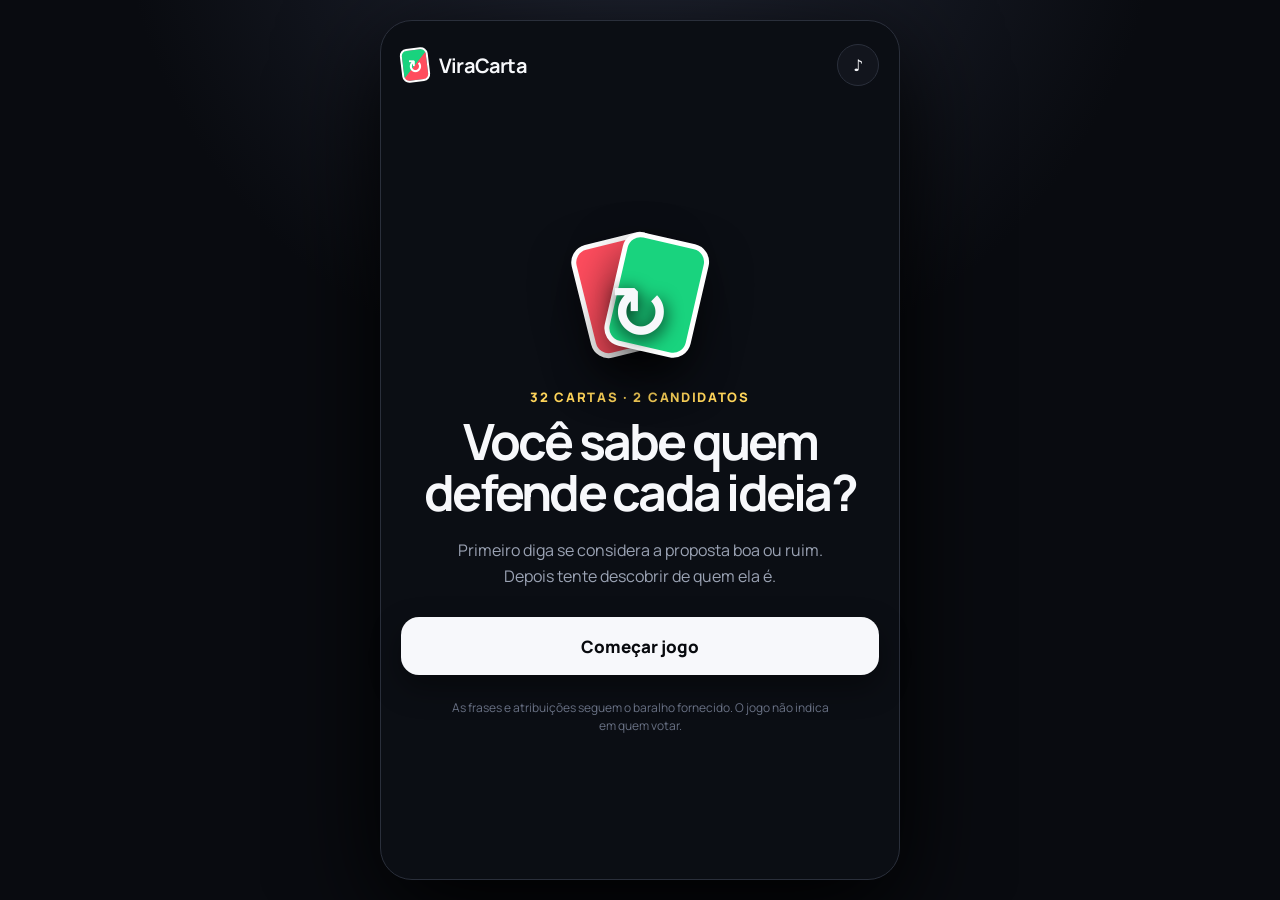
<file: index.html>
<!doctype html>
<html lang="pt-BR">
<head>
  <meta charset="UTF-8">
  <meta name="viewport" content="width=device-width,initial-scale=1,viewport-fit=cover">
  <meta name="theme-color" content="#090b10">
  <meta name="description" content="Julgue a proposta, vire a carta e descubra quem a defende.">
  <meta name="apple-mobile-web-app-capable" content="yes">
  <meta name="apple-mobile-web-app-status-bar-style" content="black-translucent">
  <meta name="apple-mobile-web-app-title" content="ViraCarta">
  <title>ViraCarta</title>
  <link rel="manifest" href="./manifest.webmanifest?v=2">
  <link rel="icon" href="./icon.svg" type="image/svg+xml">
  <link rel="apple-touch-icon" href="./icon.svg">
  <link rel="stylesheet" href="./style.css?v=2">
</head>
<body>
  <main class="app">
    <header class="topbar">
      <a class="brand" href="./" aria-label="ViraCarta"><span class="brand-mark" aria-hidden="true"><span></span></span><strong>ViraCarta</strong></a>
      <button class="icon-button" id="soundButton" type="button" aria-label="Ativar ou desativar sons">♪</button>
    </header>
    <section id="startScreen" class="screen start-screen active">
      <div class="start-art" aria-hidden="true"><div class="mini-card red"></div><div class="mini-card green"></div><div class="flip-ring">↻</div></div>
      <p class="eyebrow">32 cartas · 2 candidatos</p>
      <h1>Você sabe quem<br>defende cada ideia?</h1>
      <p class="intro">Primeiro diga se considera a proposta boa ou ruim. Depois tente descobrir de quem ela é.</p>
      <button class="primary-button" id="startButton" type="button">Começar jogo</button>
      <button class="text-button install hidden" id="installButton" type="button">Instalar no celular</button>
      <p class="disclaimer">As frases e atribuições seguem o baralho fornecido. O jogo não indica em quem votar.</p>
    </section>
    <section id="gameScreen" class="screen game-screen" aria-live="polite">
      <div class="game-meta"><span id="counter">Carta 1 de 32</span><span id="score">0 acertos</span></div>
      <div class="progress-track" aria-hidden="true"><div id="progressBar"></div></div>
      <div class="card-wrap">
        <article class="flashcard" id="flashcard">
          <div class="card-face card-front"><div class="card-tag" id="cardTag">#tema</div><blockquote id="statement"></blockquote><span class="card-number" id="cardNumber">01</span></div>
          <div class="card-face card-back"><p class="reveal-label">Esta frase é atribuída a</p><h2 id="politician"></h2><p id="yourChoice"></p><span class="card-number" id="backNumber">01</span></div>
        </article>
      </div>
      <div id="judgePanel" class="choice-panel"><p>Na sua opinião, isso é...</p><div class="choice-grid"><button class="choice-button good" data-judgment="Bom" type="button"><span>↑</span> Bom</button><button class="choice-button bad" data-judgment="Ruim" type="button"><span>↓</span> Ruim</button></div></div>
      <div id="guessPanel" class="choice-panel hidden"><p>Agora: quem defende essa ideia?</p><div class="choice-grid"><button class="choice-button candidate lula" data-guess="Lula" type="button">Lula</button><button class="choice-button candidate flavio" data-guess="Flávio Bolsonaro" type="button">Flávio Bolsonaro</button></div></div>
      <div id="revealPanel" class="reveal-panel hidden"><div id="resultBadge" class="result-badge"></div><button class="primary-button" id="nextButton" type="button">Próxima carta</button></div>
    </section>
    <section id="endScreen" class="screen end-screen">
      <div class="trophy" aria-hidden="true">★</div><p class="eyebrow">Rodada concluída</p><h1 id="finalTitle">Fim de jogo!</h1>
      <div class="final-score"><strong id="finalScore">0</strong><span>de 32</span></div><p id="finalMessage"></p>
      <div class="summary-grid"><div><strong id="goodCount">0</strong><span>Você marcou “bom”</span></div><div><strong id="badCount">0</strong><span>Você marcou “ruim”</span></div></div>
      <button class="primary-button" id="restartButton" type="button">Jogar novamente</button><button class="text-button" id="shareButton" type="button">Compartilhar jogo</button>
    </section>
  </main>
  <div id="toast" class="toast" role="status"></div>
  <script src="./app.js?v=2"></script>
</body>
</html>
</file>
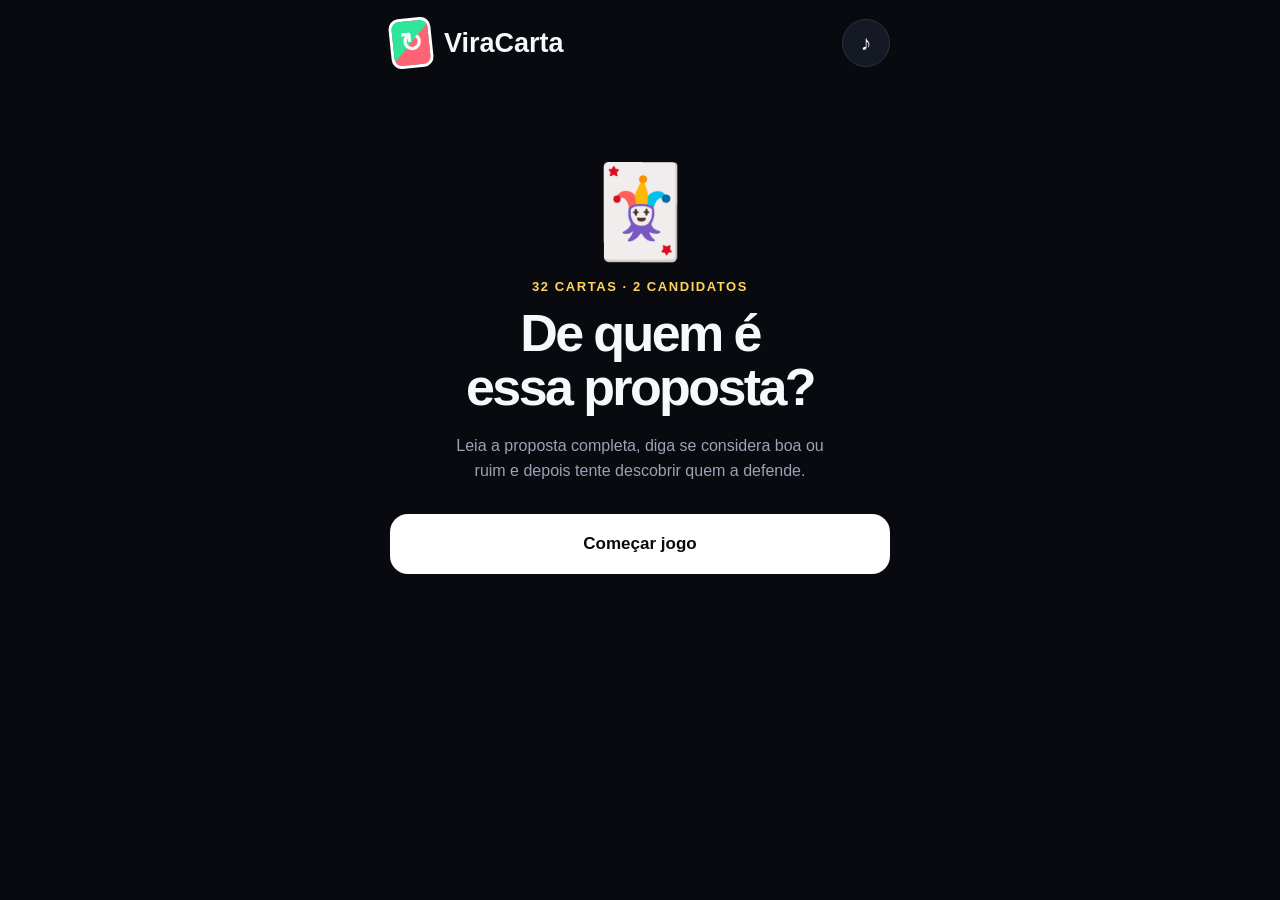
<file: jogar.html>
<!doctype html>
<html lang="pt-BR">
<head>
<meta charset="utf-8">
<meta name="viewport" content="width=device-width,initial-scale=1,viewport-fit=cover">
<meta name="theme-color" content="#080a0f">
<title>ViraCarta</title>
<style>
:root{--bg:#080a0f;--panel:#151923;--line:#2b3140;--text:#f7f8fb;--muted:#9ba3b5;--green:#2ee69a;--red:#ff6474;--yellow:#ffd55d}
*{box-sizing:border-box}html{background:var(--bg);color-scheme:dark}body{margin:0;background:var(--bg);color:var(--text);font-family:-apple-system,BlinkMacSystemFont,"Segoe UI",sans-serif}
.app{width:min(100%,540px);min-height:100vh;margin:auto;padding:calc(18px + env(safe-area-inset-top)) 20px calc(24px + env(safe-area-inset-bottom))}
header{display:flex;align-items:center;justify-content:space-between;margin-bottom:28px}.brand{display:flex;align-items:center;gap:12px;font-size:27px;font-weight:800}.logo{width:42px;height:50px;border:3px solid white;border-radius:10px;background:linear-gradient(135deg,var(--green) 0 49%,var(--red) 51%);display:grid;place-items:center;transform:rotate(-6deg);font-size:27px}.sound{width:48px;height:48px;border:1px solid var(--line);border-radius:50%;background:var(--panel);font-size:21px}
.screen{display:none}.screen.active{display:block}.start,.finish{text-align:center;padding-top:7vh}.start-logo{font-size:90px;margin-bottom:15px}.eyebrow{color:var(--yellow);font-size:13px;font-weight:800;letter-spacing:.12em;text-transform:uppercase}h1{font-size:clamp(35px,10vw,52px);line-height:1.03;letter-spacing:-.05em;margin:12px 0}.lead{color:var(--muted);line-height:1.55;margin:20px auto 30px;max-width:390px}
.btn{width:100%;min-height:60px;border:0;border-radius:18px;background:white;color:#080a0f;font-size:17px;font-weight:800}.meta{display:flex;justify-content:space-between;color:var(--muted);font-weight:700;margin-bottom:11px}.track{height:6px;background:#161b25;border-radius:10px;overflow:hidden;margin-bottom:22px}.track span{display:block;height:100%;background:linear-gradient(90deg,var(--green),var(--yellow));width:3.125%;transition:.25s}
.card{width:100%;min-height:390px;border:1px solid var(--line);border-radius:26px;background:linear-gradient(145deg,#202633,#11151d);padding:27px;display:flex;flex-direction:column;box-shadow:0 24px 55px #0008;position:relative;overflow:hidden;margin-bottom:22px}.card:after{content:"";position:absolute;width:230px;height:230px;right:-140px;top:-130px;border-radius:50%;background:linear-gradient(135deg,var(--green),var(--red));opacity:.2}.tag{position:relative;z-index:1;align-self:flex-start;background:#ffffff0b;border:1px solid #ffffff18;border-radius:999px;padding:8px 12px;color:var(--yellow);font-weight:800;font-size:14px}.label{position:relative;z-index:1;color:var(--muted);font-size:12px;font-weight:800;letter-spacing:.13em;margin:38px 0 12px}.proposal{position:relative;z-index:1;margin:0;font-size:clamp(22px,6vw,30px);font-weight:750;line-height:1.27;letter-spacing:-.03em;flex:1}.number{position:relative;z-index:1;text-align:right;color:#697286;font-weight:800;margin-top:20px}.answer{display:none;position:relative;z-index:1;border-top:1px solid #ffffff18;margin-top:20px;padding-top:20px}.answer.show{display:block}.answer small{display:block;color:var(--muted);margin-bottom:6px}.answer strong{font-size:30px}.favorite{display:block;margin-top:16px;width:100%;min-height:46px;border:1px solid #ffd55d66;border-radius:14px;background:#ffd55d12;color:var(--yellow);font-weight:800;font-size:15px}.favorite.on{background:var(--yellow);color:#17120a}.prompt{text-align:center;color:var(--muted);margin:0 0 12px}.choices{display:grid;grid-template-columns:1fr 1fr;gap:12px}.choice{min-height:64px;border-radius:18px;background:var(--panel);font-size:18px;font-weight:800}.good{border:1px solid #2ee69a66;color:var(--green)}.bad{border:1px solid #ff647466;color:var(--red)}.lula{border:1px solid #ff647466}.flavio{border:1px solid #6792ff66}.hidden{display:none!important}.result{display:flex;align-items:center;gap:12px}.result-text{flex:1;text-align:center;font-weight:800}.correct{color:var(--green)}.wrong{color:var(--red)}.result .btn{width:58%}.score-big{font-size:72px;font-weight:900;margin:25px 0 0}.sub{color:var(--muted);margin:8px 0 24px}.opinion-stats{display:grid;grid-template-columns:1fr 1fr;gap:10px;margin:0 0 28px}.opinion-stats div{background:var(--panel);border:1px solid var(--line);border-radius:16px;padding:14px}.opinion-stats strong{display:block;font-size:25px}.opinion-stats span{display:block;color:var(--muted);font-size:12px;margin-top:4px}.summary{text-align:left;margin:28px 0}.summary h2{font-size:20px;margin:24px 0 12px}.summary-empty{color:var(--muted);font-size:14px;padding:16px 0}.summary-card{background:var(--panel);border:1px solid var(--line);border-radius:16px;padding:16px;margin-bottom:10px}.summary-top{display:flex;justify-content:space-between;gap:10px;align-items:center;margin-bottom:9px}.summary-tag{color:var(--yellow);font-size:12px;font-weight:800}.who{font-size:11px;font-weight:800;padding:5px 8px;border-radius:999px;background:#ffffff0d}.summary-card p{font-size:15px;line-height:1.4;margin:0}.finish .btn{margin-top:12px}
@media(max-height:740px){header{margin-bottom:16px}.card{min-height:315px;padding:22px}.label{margin-top:22px}.proposal{font-size:21px}.choice{min-height:56px}}
</style>
</head>
<body>
<main class="app">
<header><div class="brand"><span class="logo">↻</span>ViraCarta</div><button class="sound" id="sound">♪</button></header>
<section id="start" class="screen start active"><div class="start-logo">🃏</div><p class="eyebrow">32 cartas · 2 candidatos</p><h1>De quem é<br>essa proposta?</h1><p class="lead">Leia a proposta completa, diga se considera boa ou ruim e depois tente descobrir quem a defende.</p><button class="btn" id="startBtn">Começar jogo</button></section>
<section id="game" class="screen"><div class="meta"><span id="counter"></span><span id="score"></span></div><div class="track"><span id="progress"></span></div>
<article class="card"><div class="tag" id="tag"></div><div class="label">PROPOSTA</div><p class="proposal" id="proposal"></p><div class="answer" id="answer"><small>Esta proposta é atribuída a</small><strong id="politician"></strong><button class="favorite" id="favoriteBtn" type="button">♡ Marcar como favorita</button></div><div class="number" id="number"></div></article>
<div id="judge"><p class="prompt">Na sua opinião, isso é...</p><div class="choices"><button class="choice good" data-judge="Bom">↑ Bom</button><button class="choice bad" data-judge="Ruim">↓ Ruim</button></div></div>
<div id="guess" class="hidden"><p class="prompt">Quem defende essa proposta?</p><div class="choices"><button class="choice lula" data-guess="Lula">Lula</button><button class="choice flavio" data-guess="Flávio Bolsonaro">Flávio Bolsonaro</button></div></div>
<div id="result" class="result hidden"><div id="resultText" class="result-text"></div><button class="btn" id="next">Próxima</button></div></section>
<section id="finish" class="screen finish"><div class="start-logo">🏆</div><p class="eyebrow">Seu resultado</p><h1>O que você pensa</h1><div class="score-big" id="finalScore"></div><p class="sub">propostas identificadas corretamente</p><div class="opinion-stats"><div><strong id="agreeCount">0</strong><span>Concordei</span></div><div><strong id="disagreeCount">0</strong><span>Não concordei</span></div></div><div class="summary"><h2>⭐ Propostas favoritas</h2><div id="favoriteList"></div><h2>👍 Propostas com que concordei</h2><div id="agreeList"></div><h2>👎 Propostas com que não concordei</h2><div id="disagreeList"></div></div><button class="btn" id="again">Jogar novamente</button></section>
</main>
<script>
const cards=[
["soberania","O Brasil tem um único dono: o povo brasileiro.","Lula"],["economia","Defender nossas riquezas é defender nossa soberania.","Lula"],["direitos trabalhistas","Adotar jornada de trabalho com duas folgas por semana, sem redução de salário.","Lula"],["segurança","Fortalecer a autonomia da Polícia Federal.","Lula"],["segurança","Combater o crime organizado, atacando as suas fontes financeiras.","Lula"],["educação","Aumentar vagas nas universidades.","Lula"],["educação","Manter cotas para indígenas, quilombolas e negros nas universidades e concursos públicos.","Lula"],["reforma tributária","Cobrar impostos dos super-ricos para melhorar saúde, educação e segurança.","Lula"],["democracia","Regular as redes sociais para preservar a democracia e combater as fake news e os crimes digitais.","Lula"],["programas sociais","Reforçar programas sociais para reduzir a pobreza.","Lula"],["direitos trabalhistas","Garantir o aumento anual do salário mínimo acima da inflação.","Lula"],["programas sociais","Aumentar o número de creches.","Lula"],["saúde","Fortalecer o SUS para garantir saúde para todos.","Lula"],["defesa da mulher","Fortalecer a Casa da Mulher Brasileira para acolher vítimas de violência doméstica.","Lula"],["segurança","Criação do Sistema Único de Segurança semelhante ao SUS.","Lula"],["saúde","Ampliar o Programa das Carretas de Saúde com Especialistas.","Lula"],["economia","Apoiar o tarifaço imposto por Trump.","Flávio Bolsonaro"],["economia","Oferecer o Brasil para exploração dos Estados Unidos.","Flávio Bolsonaro"],["meio ambiente","Não reconhecer as mudanças climáticas e apostar que saneamento básico é suficiente para enfrentar os desafios que estão surgindo.","Flávio Bolsonaro"],["saúde","Fazer parte de grupos antivacinas.","Flávio Bolsonaro"],["segurança","Defender o armamento da população.","Flávio Bolsonaro"],["democracia","Defender anistia para os golpistas.","Flávio Bolsonaro"],["privatização","Parcerias público-privadas na educação e universidades públicas fora do MEC.","Flávio Bolsonaro"],["estado mínimo",'Adotar o "tesouraço" (cortes extremos) nos gastos públicos.',"Flávio Bolsonaro"],["diversidade","Mudar a Lei do Racismo retirando a punição do agressor.","Flávio Bolsonaro"],["democracia","Afirmar que mulheres solteiras votam mal.","Flávio Bolsonaro"],["direitos trabalhistas","Afirmar que contratar mulheres dá prejuízo para o patrão.","Flávio Bolsonaro"],["estado mínimo","Cortar programas sociais.","Flávio Bolsonaro"],["direitos trabalhistas","Congelar o salário mínimo e aposentadorias.","Flávio Bolsonaro"],["estado mínimo","Acabar com o SUS e adotar saúde somente para quem puder pagar.","Flávio Bolsonaro"],["direitos trabalhistas","Acabar com as leis trabalhistas, deixando cada empregado negociar direto com o patrão.","Flávio Bolsonaro"],["corrupção","Manter inexplicada a relação próxima com Vorcaro, do Banco Master, e os pedidos e recebimentos de dinheiro que realizou.","Flávio Bolsonaro"]];
const $=s=>document.querySelector(s);let deck=[],i=0,points=0,sound=true,judgment="",opinions=[],favorites=new Set();
function show(id){document.querySelectorAll(".screen").forEach(x=>x.classList.remove("active"));$("#"+id).classList.add("active")}
function shuffle(a){a=[...a];for(let x=a.length-1;x;x--){let y=Math.floor(Math.random()*(x+1));[a[x],a[y]]=[a[y],a[x]]}return a}
function beep(f){if(!sound)return;try{let c=new(window.AudioContext||window.webkitAudioContext),o=c.createOscillator(),g=c.createGain();o.frequency.value=f;g.gain.value=.04;o.connect(g);g.connect(c.destination);o.start();g.gain.exponentialRampToValueAtTime(.001,c.currentTime+.12);o.stop(c.currentTime+.12)}catch(e){}}
function render(){let c=deck[i];$("#counter").textContent="Carta "+(i+1)+" de 32";$("#score").textContent=points+(points===1?" acerto":" acertos");$("#progress").style.width=((i+1)/32*100)+"%";$("#tag").textContent="#"+c[0].replaceAll(" ","");$("#proposal").textContent="“"+c[1]+"”";$("#number").textContent=String(i+1).padStart(2,"0")+" / 32";$("#answer").classList.remove("show");judgment="";const fav=$("#favoriteBtn");fav.classList.toggle("on",favorites.has(c[1]));fav.textContent=favorites.has(c[1])?"★ Favorita":"♡ Marcar como favorita";$("#judge").classList.remove("hidden");$("#guess").classList.add("hidden");$("#result").classList.add("hidden")}
function start(){deck=shuffle(cards);i=0;points=0;judgment="";opinions=[];favorites=new Set();show("game");render()}
$("#startBtn").onclick=start;$("#again").onclick=start;
document.querySelectorAll("[data-judge]").forEach(b=>b.onclick=()=>{judgment=b.dataset.judge;$("#judge").classList.add("hidden");$("#guess").classList.remove("hidden");beep(b.dataset.judge==="Bom"?650:320)});
document.querySelectorAll("[data-guess]").forEach(b=>b.onclick=()=>{let ok=b.dataset.guess===deck[i][2];if(ok)points++;opinions.push({card:deck[i],judgment});$("#politician").textContent=deck[i][2];$("#answer").classList.add("show");$("#guess").classList.add("hidden");$("#result").classList.remove("hidden");$("#resultText").textContent=ok?"✓ Você acertou!":"Era "+deck[i][2];$("#resultText").className="result-text "+(ok?"correct":"wrong");$("#score").textContent=points+(points===1?" acerto":" acertos");beep(ok?800:220)});
$("#favoriteBtn").onclick=()=>{const key=deck[i][1];if(favorites.has(key))favorites.delete(key);else favorites.add(key);const on=favorites.has(key);$("#favoriteBtn").classList.toggle("on",on);$("#favoriteBtn").textContent=on?"★ Favorita":"♡ Marcar como favorita";beep(on?720:340)};
function fillList(id,items){const box=$("#"+id);box.innerHTML="";if(!items.length){const e=document.createElement("div");e.className="summary-empty";e.textContent="Nenhuma proposta nesta lista.";box.appendChild(e);return}items.forEach(item=>{const c=item.card||item;const el=document.createElement("article");el.className="summary-card";const top=document.createElement("div");top.className="summary-top";const tag=document.createElement("span");tag.className="summary-tag";tag.textContent="#"+c[0].replaceAll(" ","");const who=document.createElement("span");who.className="who";who.textContent=c[2];const p=document.createElement("p");p.textContent=c[1];top.append(tag,who);el.append(top,p);box.appendChild(el)})}
function finishGame(){$("#finalScore").textContent=points+" / 32";const agree=opinions.filter(x=>x.judgment==="Bom"),disagree=opinions.filter(x=>x.judgment==="Ruim"),favCards=cards.filter(c=>favorites.has(c[1]));$("#agreeCount").textContent=agree.length;$("#disagreeCount").textContent=disagree.length;fillList("favoriteList",favCards);fillList("agreeList",agree);fillList("disagreeList",disagree);show("finish");window.scrollTo({top:0,behavior:"smooth"})}
$("#next").onclick=()=>{if(++i<32)render();else finishGame()};
$("#sound").onclick=e=>{sound=!sound;e.currentTarget.textContent=sound?"♪":"×"};
</script>
</body></html>
</file>
<file: style.css>
@import url('https://fonts.googleapis.com/css2?family=Manrope:wght@400;600;700;800&display=swap');

:root{--bg:#090b10;--surface:#12151d;--surface-2:#191d27;--text:#f7f8fb;--muted:#9ba3b4;--line:#2a2f3b;--green:#19d37e;--green-dark:#0d9f5a;--red:#ff4d5e;--red-dark:#d82c40;--yellow:#ffd55a;--radius:24px}
*{box-sizing:border-box}
html{background:var(--bg);color-scheme:dark}
body{margin:0;min-height:100dvh;background:radial-gradient(circle at 50% -15%,#232837 0,transparent 43%),var(--bg);color:var(--text);font-family:Manrope,system-ui,sans-serif;-webkit-tap-highlight-color:transparent}
button,a{font:inherit}
button{color:inherit}
.app{width:min(100%,520px);min-height:100dvh;margin:auto;padding:max(18px,env(safe-area-inset-top)) 20px max(24px,env(safe-area-inset-bottom));display:flex;flex-direction:column}
.topbar{display:flex;align-items:center;justify-content:space-between;min-height:52px}
.brand{display:flex;align-items:center;gap:10px;color:var(--text);text-decoration:none;font-size:20px;letter-spacing:-.04em}
.brand-mark{position:relative;width:28px;height:34px;border:2px solid #fff;border-radius:7px;transform:rotate(-7deg);overflow:hidden;background:linear-gradient(135deg,var(--green) 0 49%,var(--red) 51%)}
.brand-mark span:after{content:"↻";position:absolute;inset:4px -2px;display:grid;place-items:center;color:#fff;font-size:18px;font-weight:800;transform:rotate(7deg)}
.icon-button{width:42px;height:42px;border:1px solid var(--line);background:var(--surface);border-radius:50%;font-weight:800;cursor:pointer}
.icon-button.muted{color:var(--muted);opacity:.65}
.screen{display:none;flex:1}
.screen.active{display:flex}
.start-screen,.end-screen{flex-direction:column;align-items:center;text-align:center;justify-content:center;padding:22px 0 8px}
.start-art{position:relative;width:180px;height:145px;margin-bottom:18px}
.mini-card{position:absolute;left:50%;top:12px;width:88px;height:116px;border:5px solid #fff;border-radius:18px;box-shadow:0 20px 45px #0009}
.mini-card.red{background:var(--red);transform:translateX(-68%) rotate(-14deg)}
.mini-card.green{background:var(--green);transform:translateX(-31%) rotate(13deg)}
.flip-ring{position:absolute;inset:26px 0 0;display:grid;place-items:center;font-size:72px;font-weight:800;text-shadow:0 4px 18px #000}
.eyebrow{margin:0 0 10px;color:var(--yellow);font-size:13px;font-weight:800;text-transform:uppercase;letter-spacing:.13em}
h1{margin:0;font-size:clamp(34px,9vw,50px);line-height:1.02;letter-spacing:-.055em}
.intro{max-width:390px;margin:20px 0 28px;color:var(--muted);line-height:1.6}
.primary-button{width:100%;min-height:58px;border:0;border-radius:18px;background:var(--text);color:#080a0e;font-weight:800;font-size:17px;cursor:pointer;box-shadow:0 12px 30px #0006;transition:transform .15s,opacity .15s}
.primary-button:active,.choice-button:active{transform:scale(.97)}
.text-button{border:0;background:transparent;margin-top:12px;padding:12px;color:var(--text);font-weight:700;cursor:pointer}
.disclaimer{max-width:390px;margin:24px 0 0;color:#697184;font-size:12px;line-height:1.5}
.game-screen{flex-direction:column;padding-top:16px}
.game-meta{display:flex;justify-content:space-between;color:var(--muted);font-size:13px;font-weight:700}
.progress-track{height:5px;background:var(--surface-2);border-radius:99px;margin:10px 0 20px;overflow:hidden}
.progress-track div{width:3.125%;height:100%;background:linear-gradient(90deg,var(--green),var(--yellow));border-radius:99px;transition:width .35s}
.card-wrap{perspective:1200px;flex:0 0 clamp(330px,44dvh,420px);height:clamp(330px,44dvh,420px);min-height:330px;margin-bottom:20px}
.flashcard{position:relative;width:100%;height:100%;min-height:330px;transform-style:preserve-3d;transition:transform .62s cubic-bezier(.2,.75,.25,1)}
.flashcard.flipped{transform:rotateY(180deg)}
.card-face{position:absolute;inset:0;width:100%;height:100%;min-height:330px;backface-visibility:hidden;-webkit-backface-visibility:hidden;border:1px solid #ffffff16;border-radius:var(--radius);padding:28px;display:flex;flex-direction:column;overflow:hidden;box-shadow:0 26px 60px #0007}
.card-front{background:linear-gradient(145deg,#1d222e,#10131a)}
.card-front:before{content:"";position:absolute;width:210px;height:210px;border-radius:50%;right:-120px;top:-100px;background:linear-gradient(135deg,var(--green),var(--red));filter:blur(4px);opacity:.22}
.card-back{transform:rotateY(180deg);align-items:center;justify-content:center;text-align:center;background:linear-gradient(145deg,#252a37,#10131a)}
.card-back:before{content:"";position:absolute;inset:0;background:linear-gradient(135deg,#19d37e18 0 49%,#ff4d5e18 51%)}
.card-tag{position:relative;align-self:flex-start;padding:7px 11px;border-radius:99px;background:#ffffff0d;border:1px solid #ffffff14;color:var(--yellow);font-size:12px;font-weight:800}
blockquote{position:relative;margin:auto 0;font-size:clamp(21px,5.6vw,29px);font-weight:700;line-height:1.3;letter-spacing:-.035em}
.card-number{position:relative;align-self:flex-end;color:#687083;font-weight:800}
.reveal-label,.card-back p{position:relative;color:var(--muted);margin:0}
.card-back h2{position:relative;margin:12px 0 22px;font-size:clamp(34px,9vw,50px);line-height:1.05;letter-spacing:-.05em}
#yourChoice{font-size:14px}
.choice-panel>p{margin:0 0 12px;color:var(--muted);font-size:14px;text-align:center}
.choice-grid{display:grid;grid-template-columns:1fr 1fr;gap:12px}
.choice-button{min-height:62px;border:1px solid var(--line);border-radius:18px;background:var(--surface);font-weight:800;font-size:17px;cursor:pointer;transition:transform .15s,border .15s}
.choice-button span{margin-right:6px}
.choice-button.good{border-color:#19d37e55;color:#45e79b}
.choice-button.bad{border-color:#ff4d5e55;color:#ff7582}
.choice-button.lula{border-color:#ff535d66}
.choice-button.flavio{border-color:#5e8bff66}
.reveal-panel{display:flex;gap:12px;align-items:center}
.result-badge{flex:1;text-align:center;font-weight:800}
.result-badge.correct{color:var(--green)}
.result-badge.wrong{color:var(--red)}
.reveal-panel .primary-button{width:56%;min-height:58px}
.end-screen .trophy{display:grid;place-items:center;width:112px;height:112px;border-radius:32px;background:linear-gradient(145deg,var(--yellow),#ff9f43);color:#171008;font-size:56px;box-shadow:0 20px 50px #ffbd3b33;margin-bottom:26px;transform:rotate(-4deg)}
.final-score{display:flex;align-items:baseline;gap:8px;margin:24px 0 4px}
.final-score strong{font-size:68px;line-height:1;letter-spacing:-.06em}
.final-score span{color:var(--muted);font-weight:700}
#finalMessage{color:var(--muted);margin:12px 0 26px}
.summary-grid{display:grid;grid-template-columns:1fr 1fr;gap:12px;width:100%;margin-bottom:24px}
.summary-grid div{padding:18px 10px;background:var(--surface);border:1px solid var(--line);border-radius:18px}
.summary-grid strong{display:block;font-size:24px}
.summary-grid span{color:var(--muted);font-size:12px}
.toast{position:fixed;left:50%;bottom:max(24px,env(safe-area-inset-bottom));transform:translate(-50%,20px);background:#f7f8fb;color:#090b10;border-radius:99px;padding:12px 18px;font-size:14px;font-weight:800;opacity:0;pointer-events:none;transition:.25s;z-index:10;white-space:nowrap}
.toast.show{opacity:1;transform:translate(-50%,0)}
.hidden{display:none!important}
@media(max-height:700px){.start-art{width:130px;height:100px;margin-bottom:10px}.mini-card{width:64px;height:86px}.flip-ring{font-size:50px;inset:18px 0 0}.intro{margin:14px 0 20px}.card-wrap{flex-basis:285px;height:285px;min-height:285px}.flashcard,.card-face{min-height:285px}.card-face{padding:22px}blockquote{font-size:20px}}
@media(min-width:700px){body{padding:20px}.app{min-height:calc(100dvh - 40px);border:1px solid var(--line);border-radius:32px;background:#0b0e14;box-shadow:0 30px 100px #000}}
@media(prefers-reduced-motion:reduce){*{scroll-behavior:auto!important;transition:none!important}}
</file>
